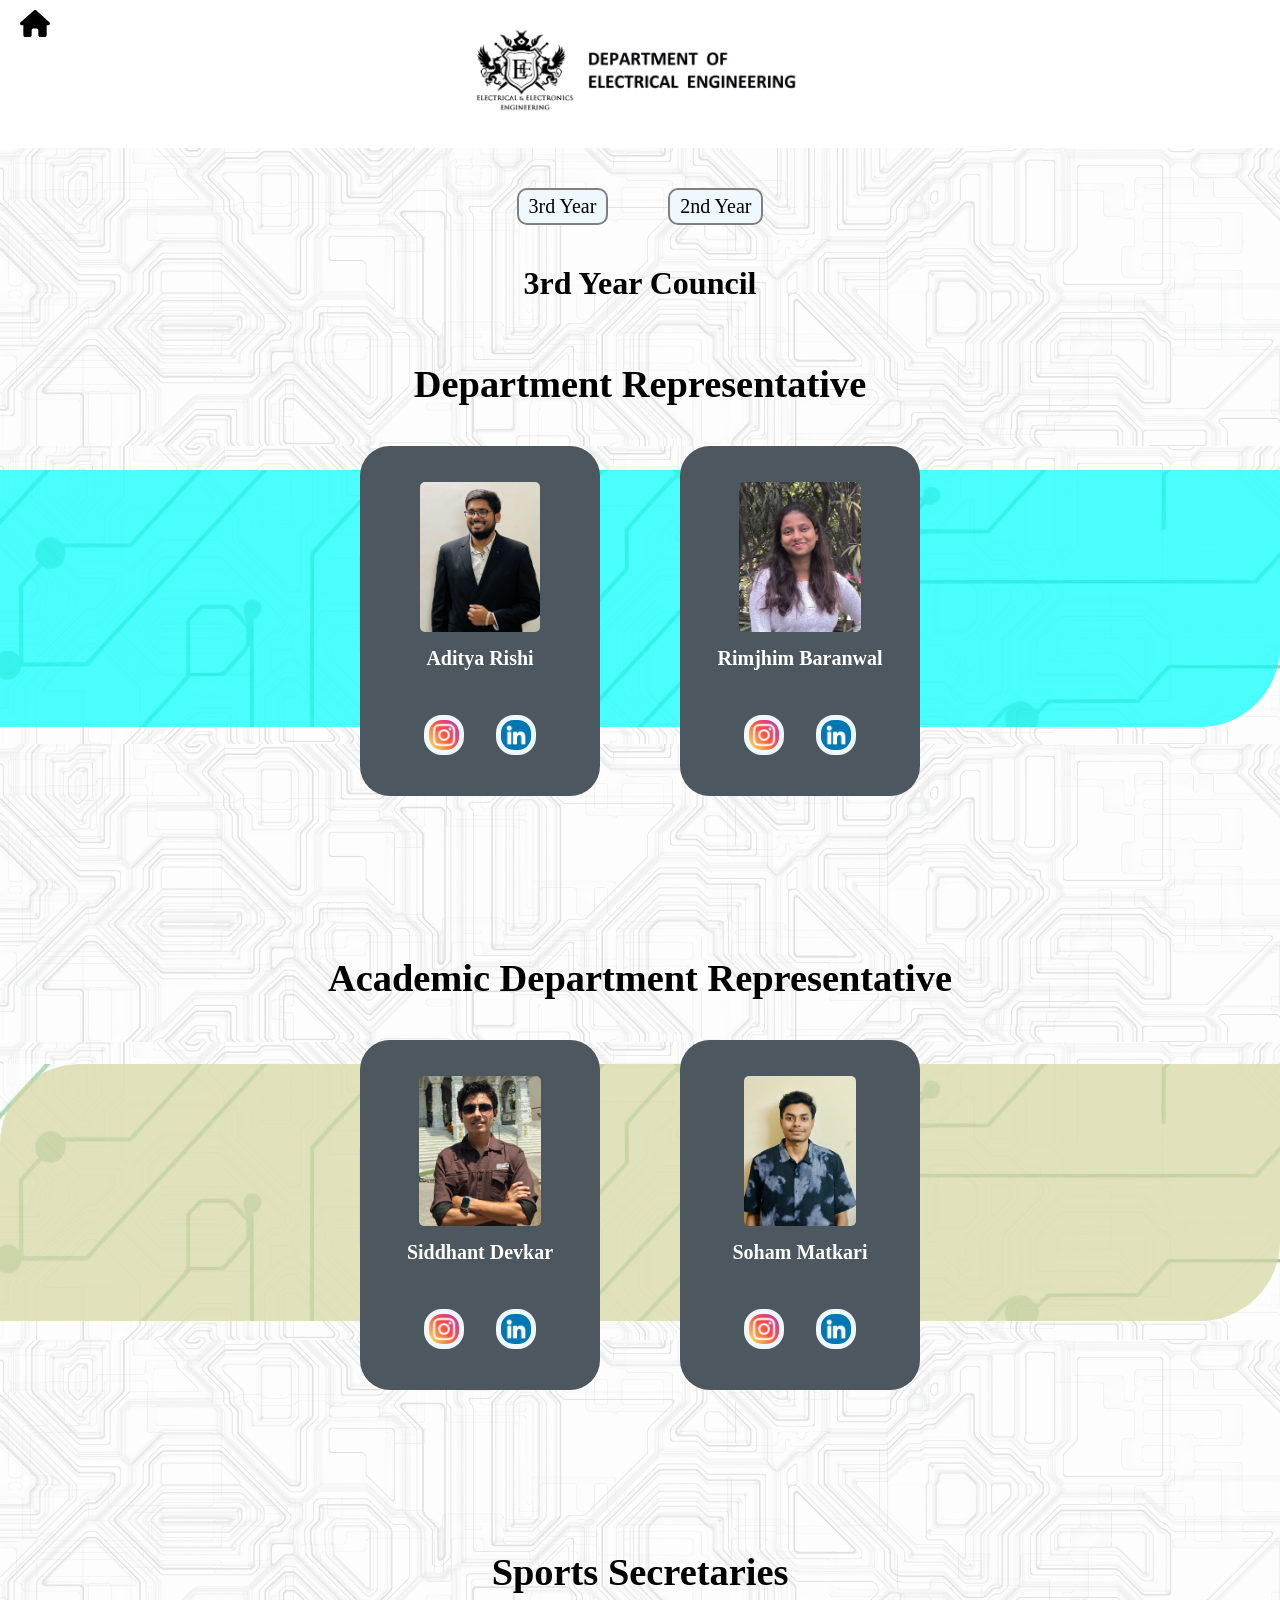
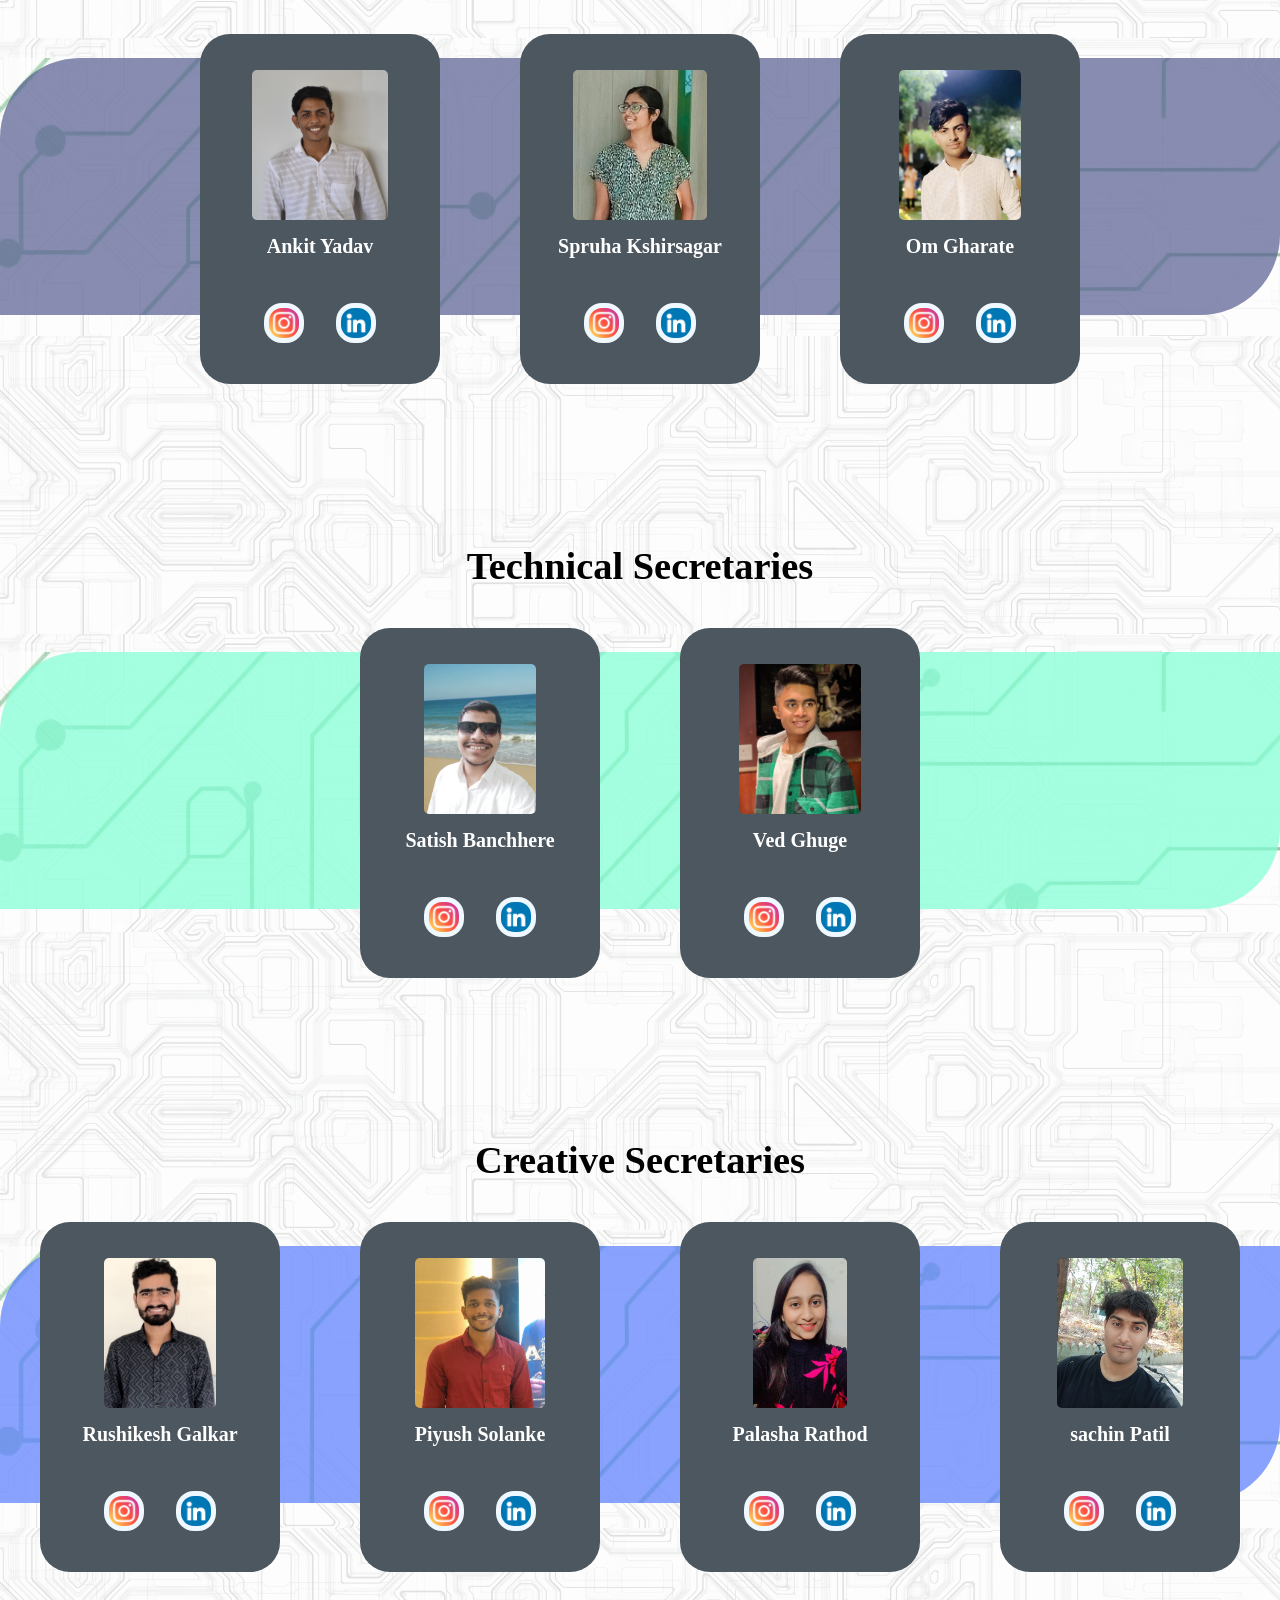
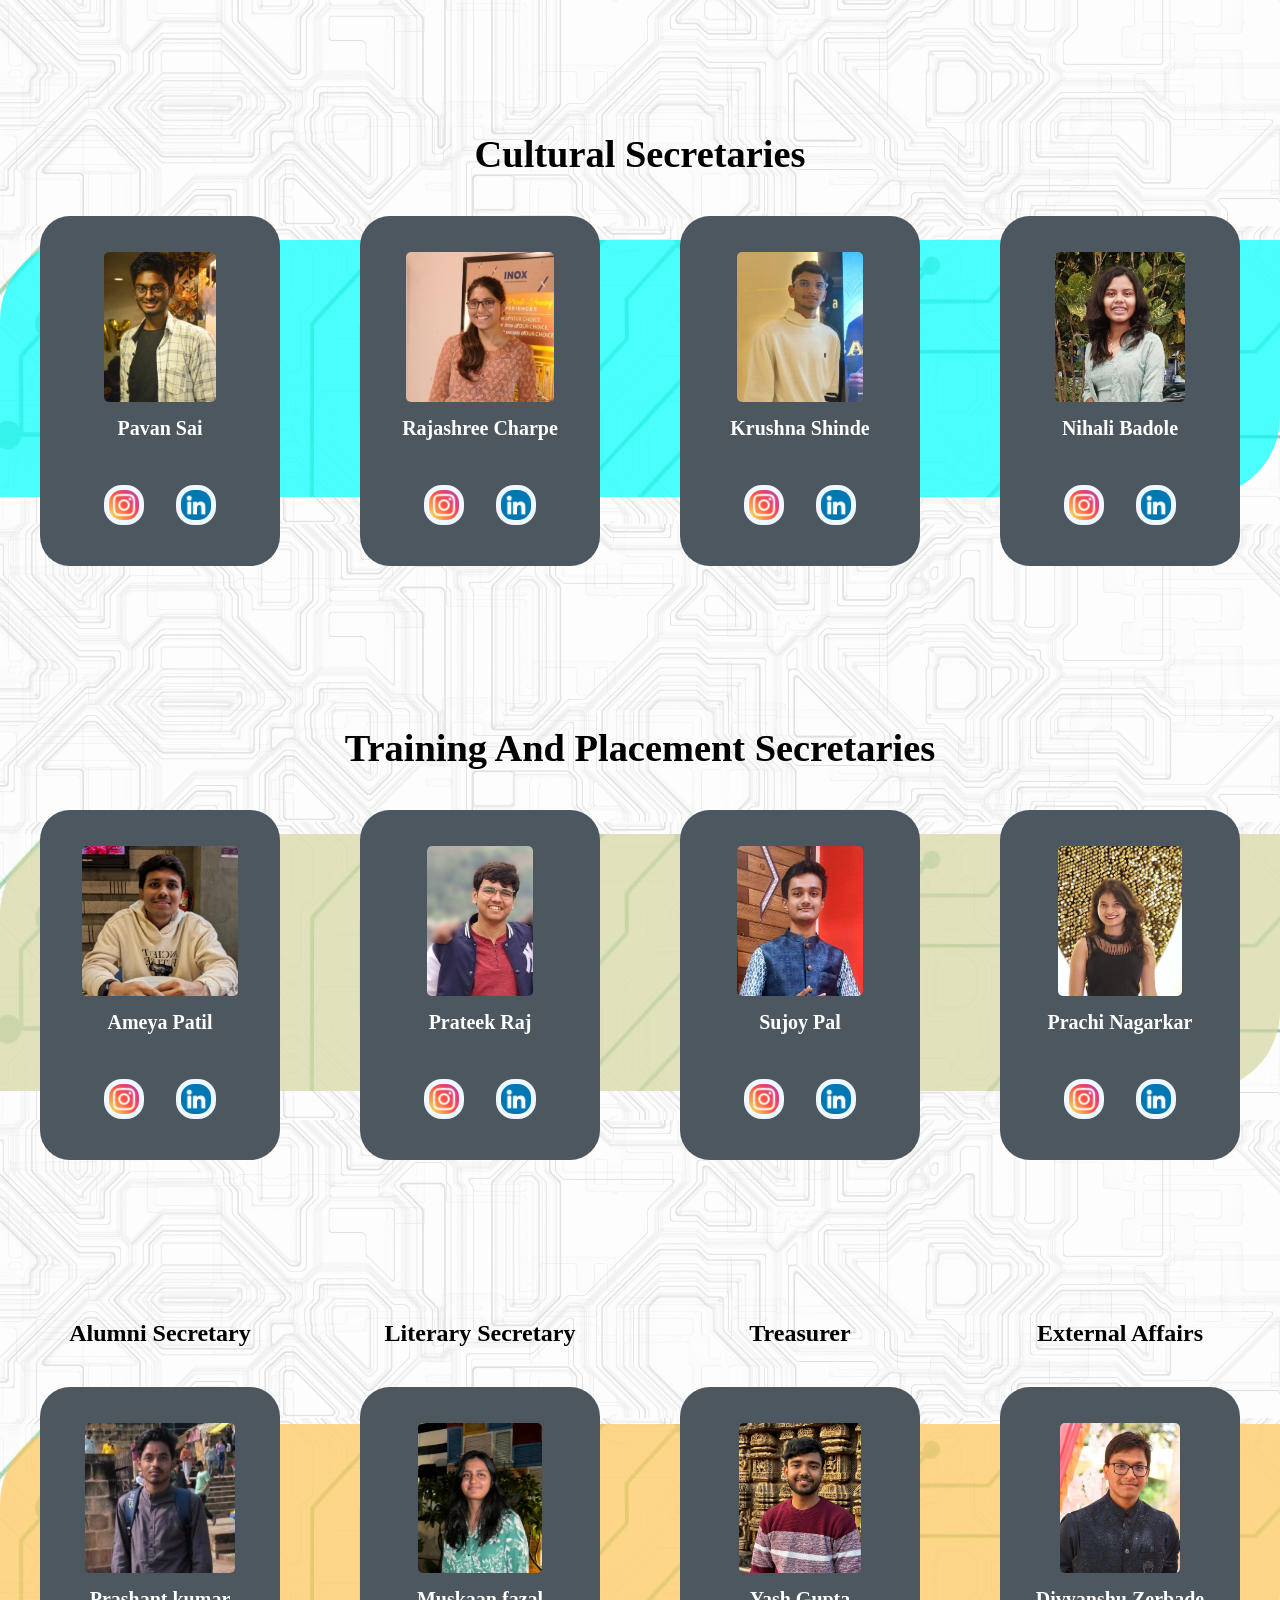
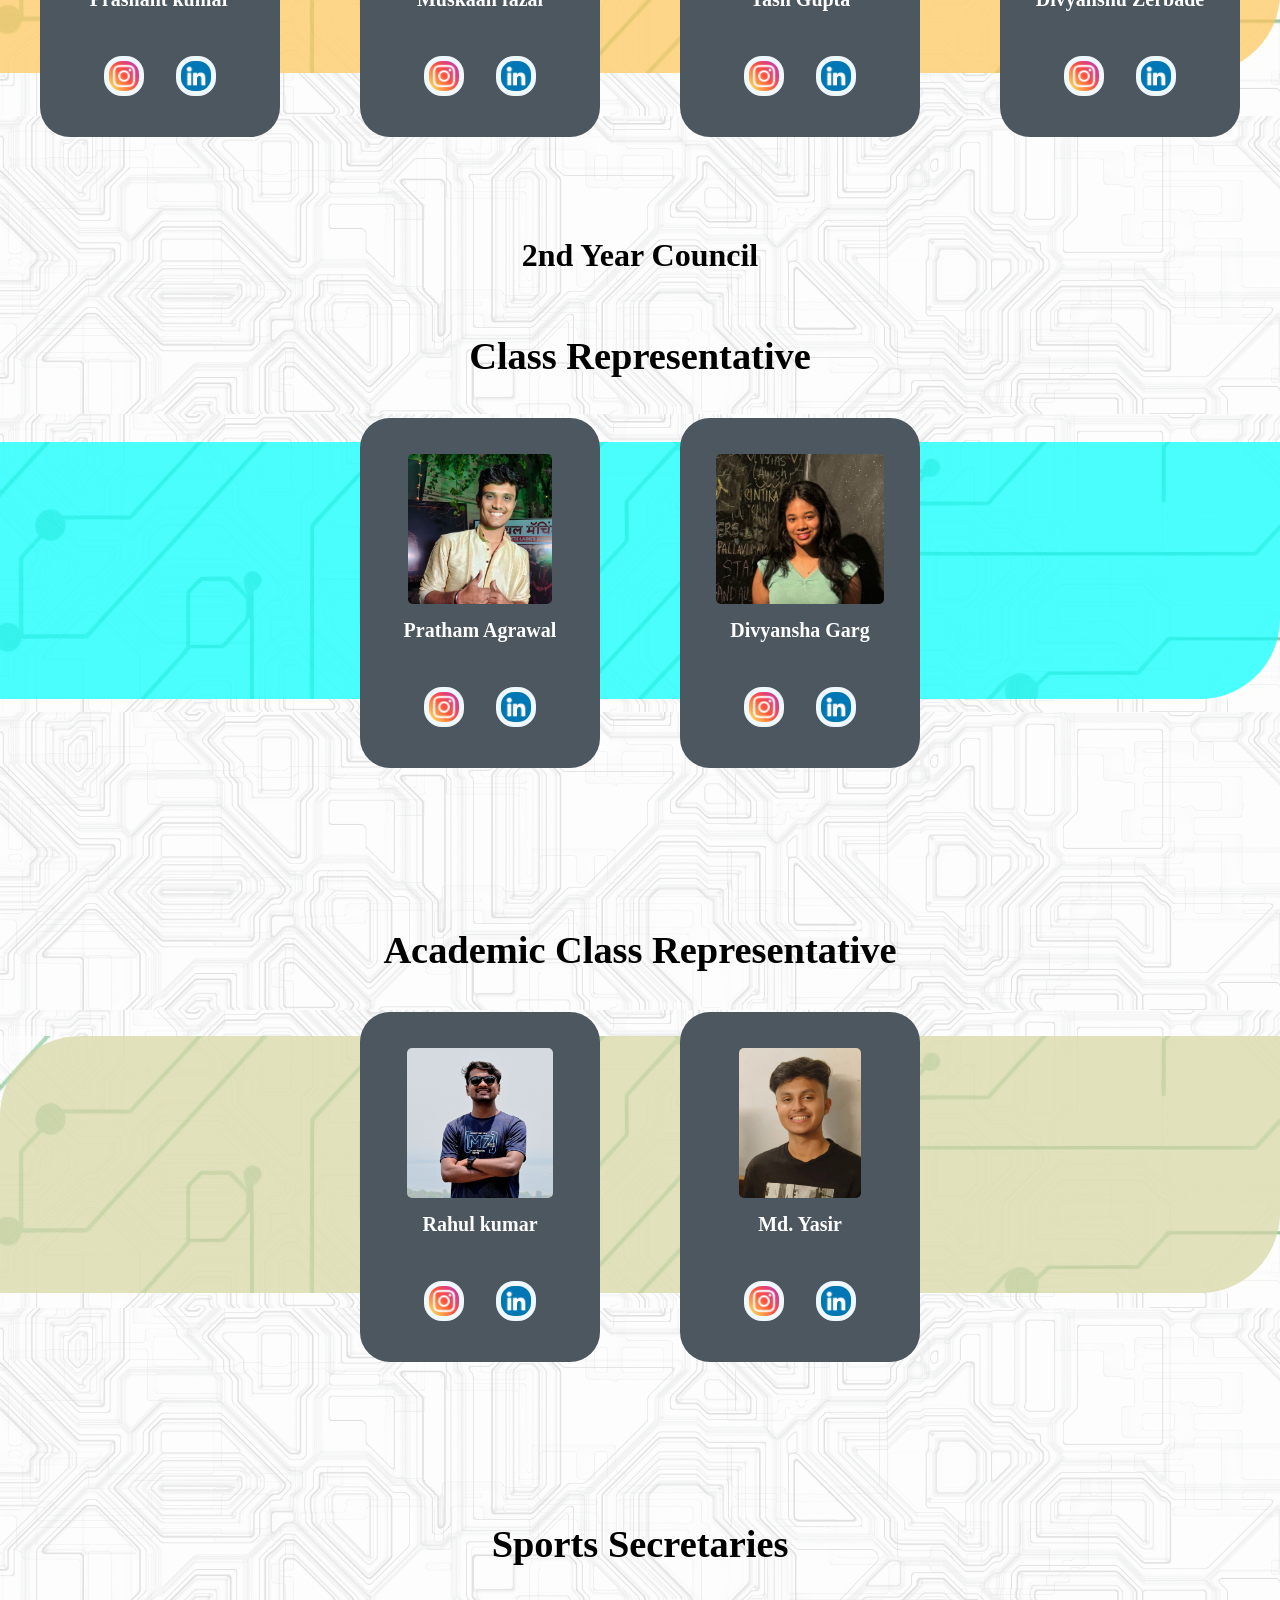
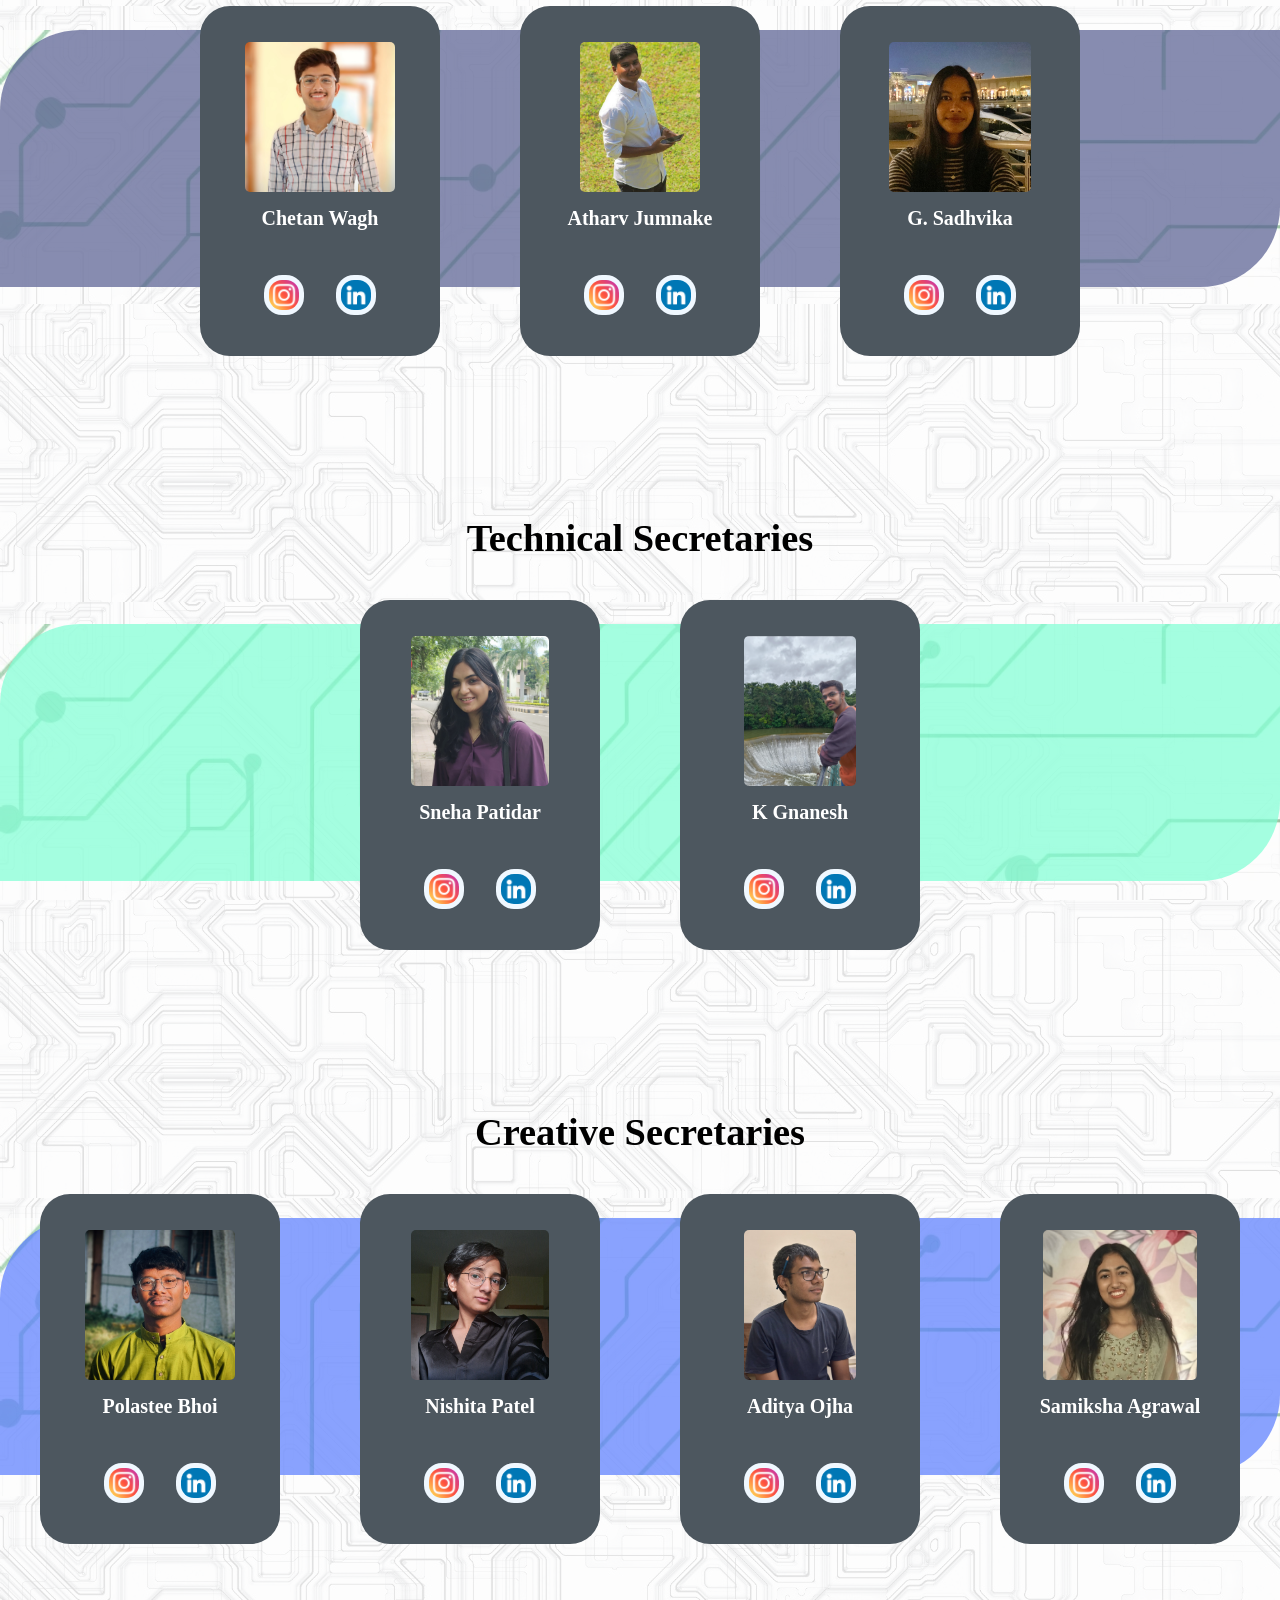
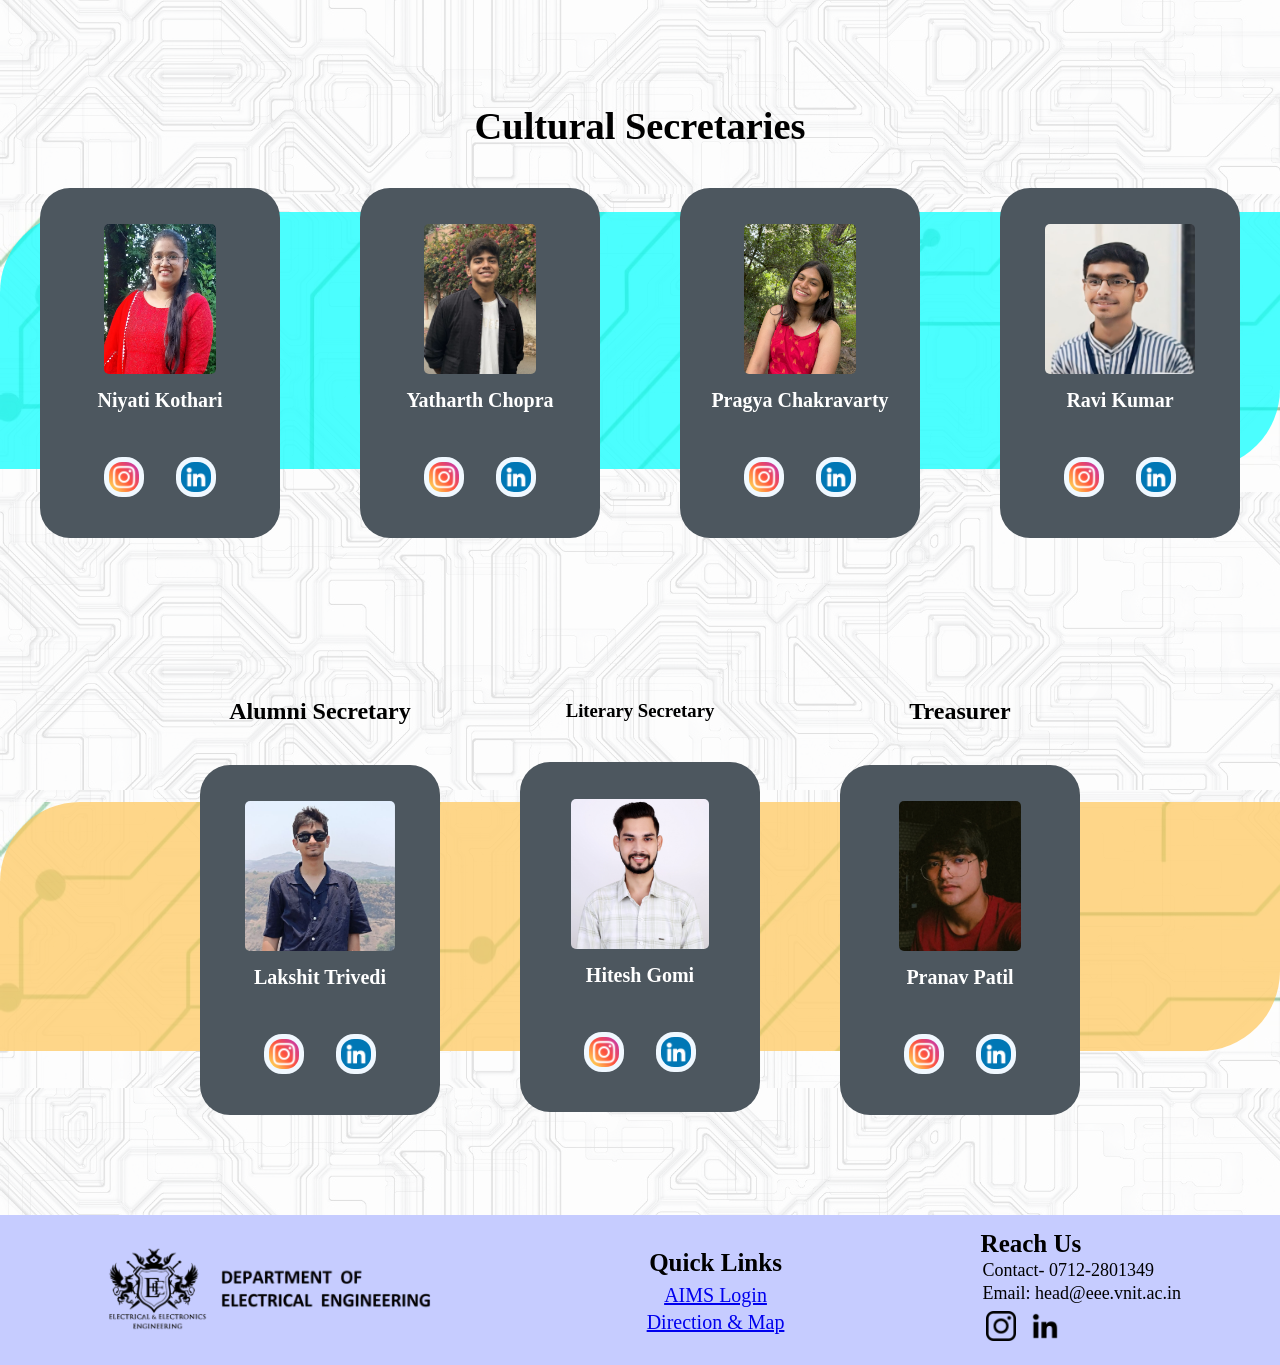
<file: dept/dept.html>
<!DOCTYPE html>
<html lang="en">
<head>
    <meta charset="UTF-8">
    <meta name="viewport" content="width=device-width, initial-scale=1.0">
    <title>Document</title>

    <link rel="stylesheet" href="./dept.css">
</head>
<body>
    
    <header class="header">
        <div class="header-left">
            <a href="../index.html">
                <img src="../DATA/Media/icons/house-solid.svg" alt="Home" class="home-icon">
            </a>
        </div>
        <div class="header-center">
            <img src="../DATA/Media/logo.png" alt="Department Logo" class="header-logo">
           
        </div>
    </header>

    <main>
        <!-- Navbar-->
        <!-- <nav class="navbar">
            This is navbar
        </nav> -->

        <!-- Main Content-->
        <div class="content">
            <div class="select-year">
                <a href="#third">3rd Year</a>
                <a href="#second">2nd Year</a>
            </div>

            <!--3rd Year Council-->
            <div id="third">
                <div class="third">
                    <h1>3rd Year Council</h1>
                </div>

                <div class="sub-menu" id="DR">
                    <h2>Department Representative</h2>
                        <div class="menu">
                        <div class="card">
                            <img src="./Council(3rd Year)/Aditya_Pandit_DR.jpg" alt="DR">
                            <h3>Aditya Rishi</h3>
                            <div class="social">
                                <a target="_blank" href="https://www.instagram.com/pandit_827?utm_source=ig_web_button_share_sheet&igsh=ZDNlZDc0MzIxNw=="><img src="/DATA/Mentor/instagram.png" alt="instagram"></a>
                                <a target="_blank" href="https://www.linkedin.com/in/aditya-rishi-6a9936234?utm_source=share&utm_campaign=share_via&utm_content=profile&utm_medium=android_%E0%A4%85%E0%A4%81%E0%A4%AA"><img src="/DATA/Mentor/linkedin.png" alt="linkedin"></a>
                            </div>
                        </div>
                        <div class="card">
                            <img src="./Council(3rd Year)/Rimjhim.jpg" alt="">
                            <h3>Rimjhim Baranwal</h3>
                            <div class="social">
                                <a target="_blank" href="https://www.instagram.com/rimjhim_baranwal_26?utm_source=ig_web_button_share_sheet&igsh=ZDNlZDc0MzIxNw=="><img src="/DATA/Mentor/instagram.png" alt="instagram"></a>
                                <a target="_blank" href="https://www.linkedin.com/in/rimjhim-baranwal-601287256?utm_source=share&utm_campaign=share_via&utm_content=profile&utm_medium=android_app"><img src="/DATA/Mentor/linkedin.png" alt="linkedin"></a>
                            </div>
                        </div>
                    </div>
                </div>

                <div class="sub-menu" id="ADR">
                    <h2>Academic Department Representative</h2>
                    <div class="menu">
                        <div class="card">
                            <img src="./Council(3rd Year)/Siddhant.jpg" alt="">
                            <h3>Siddhant Devkar</h3>
                            <div class="social">
                                <a target="_blank" href="https://www.instagram.com/s_i_d_d_h_a_n_t__7?utm_source=ig_web_button_share_sheet&igsh=ZDNlZDc0MzIxNw=="><img src="/DATA/Mentor/instagram.png" alt="instagram"></a>
                                <a target="_blank" href="https://www.linkedin.com/in/siddhant-devkar-150b3325b?utm_source=share&utm_campaign=share_via&utm_content=profile&utm_medium=android_app"><img src="/DATA/Mentor/linkedin.png" alt="linkedin"></a>
                            </div>
                        </div>
                        <div class="card">
                            <img src="./Council(3rd Year)/Soham.jpg" alt="">
                            <h3>Soham Matkari</h3>
                            <div class="social">
                                <a target="_blank" href="https://www.instagram.com/soham__matkari04?utm_source=ig_web_button_share_sheet&igsh=ZDNlZDc0MzIxNw=="><img src="/DATA/Mentor/instagram.png" alt="instagram"></a>
                                <a target="_blank" href="https://www.linkedin.com/in/soham-matkari-12b13b261"><img src="/DATA/Mentor/linkedin.png" alt="linkedin"></a>
                            </div>
                        </div>
                    </div>
                </div>

                <div class="sub-menu" id="sports">
                    <h2>Sports Secretaries</h2>
                    <div class="menu complex">
                        <div class="card">
                            <img src="./Council(3rd Year)/Ankit Yadav.jpg" alt="">
                            <h3>Ankit Yadav</h3>
                            <div class="social">
                                <a target="_blank" href="https://www.instagram.com/ankity_28?utm_source=ig_web_button_share_sheet&igsh=ZDNlZDc0MzIxNw=="><img src="/DATA/Mentor/instagram.png" alt="instagram"></a>
                                <a target="_blank" href="https://www.linkedin.com/in/ankit-yadav-1b0132258?utm_source=share&utm_campaign=share_via&utm_content=profile&utm_medium=android_app"><img src="/DATA/Mentor/linkedin.png" alt="linkedin"></a>
                            </div>
                        </div>
                        <div class="card">
                            <img src="./Council(3rd Year)/Spruha.jpg" alt="">
                            <h3>Spruha Kshirsagar</h3>
                            <div class="social">
                                <a target="_blank" href="https://www.instagram.com/spruha_15?utm_source=ig_web_button_share_sheet&igsh=ZDNlZDc0MzIxNw=="><img src="/DATA/Mentor/instagram.png" alt="instagram"></a>
                                <a target="_blank" href="https://www.linkedin.com/in/spruha-kshirsagar-b227a52a6/"><img src="/DATA/Mentor/linkedin.png" alt="linkedin"></a>
                            </div>
                        </div>
                        <div class="card">
                            <img src="./Council(3rd Year)/Om.jpg" alt="">
                            <h3>Om Gharate</h3>
                            <div class="social">
                                <a target="_blank" href="https://www.instagram.com/_om.09._?utm_source=ig_web_button_share_sheet&igsh=ZDNlZDc0MzIxNw=="><img src="/DATA/Mentor/instagram.png" alt="instagram"></a>
                                <a target="_blank" href="https://www.linkedin.com/in/om-gharate-bb723a287?utm_source=share&utm_campaign=share_via&utm_content=profile&utm_medium=ios_app"><img src="/DATA/Mentor/linkedin.png" alt="linkedin"></a>
                            </div>
                        </div>
                    </div>
                </div>

                <div class="sub-menu" id="tech">
                    <h2>Technical Secretaries</h2>
                    <div class="menu">
                        <div class="card">
                            <img src="./Council(3rd Year)/Satish.jpg" alt="">
                            <h3>Satish Banchhere</h3>
                            <div class="social">
                                <a target="_blank" href="https://www.instagram.com/satish_banchhere?utm_source=ig_web_button_share_sheet&igsh=ZDNlZDc0MzIxNw=="><img src="/DATA/Mentor/instagram.png" alt="instagram"></a>
                                <a target="_blank" href="https://www.linkedin.com/in/satish-banchhere-312202284/"><img src="/DATA/Mentor/linkedin.png" alt="linkedin"></a>
                            </div>
                        </div>
                        <div class="card">
                            <img src="./Council(3rd Year)/Ved.jpg" alt="">
                            <h3>Ved Ghuge</h3>
                            <div class="social">
                                <a target="_blank" href="https://www.instagram.com/ved.ghuge020?utm_source=ig_web_button_share_sheet&igsh=ZDNlZDc0MzIxNw=="><img src="/DATA/Mentor/instagram.png" alt="instagram"></a>
                                <a target="_blank" href="https://www.linkedin.com/in/ved-ghuge-07a649257?utm_source=share&utm_campaign=share_via&utm_content=profile&utm_medium=ios_app"><img src="/DATA/Mentor/linkedin.png" alt="linkedin"></a>
                            </div>
                        </div>
                    </div>
                </div>

                <div class="sub-menu" id="creative">
                    <h2>Creative Secretaries</h2>
                    <div class="menu complex">
                        <div class="card">
                            <img src="./Council(3rd Year)/Rushikesh.jpg" alt="">
                            <h3>Rushikesh Galkar</h3>
                            <div class="social">
                                <a target="_blank" href="https://www.instagram.com/rushikeshgalkar?utm_source=ig_web_button_share_sheet&igsh=ZDNlZDc0MzIxNw=="><img src="/DATA/Mentor/instagram.png" alt="instagram"></a>
                                <a target="_blank" href="https://www.linkedin.com/in/rushikesh-galkar-2a7b5b266"><img src="/DATA/Mentor/linkedin.png" alt="linkedin"></a>
                            </div>
                        </div>
                        <div class="card">
                            <img src="./Council(3rd Year)/Piyush.jpg" alt="">
                            <h3>Piyush Solanke</h3>
                            <div class="social">
                                <a target="_blank" href="https://www.instagram.com/piyushsolankeps?utm_source=ig_web_button_share_sheet&igsh=ZDNlZDc0MzIxNw=="><img src="/DATA/Mentor/instagram.png" alt="instagram"></a>
                                <a target="_blank" href="https://www.linkedin.com/in/piyush-solanke"><img src="/DATA/Mentor/linkedin.png" alt="linkedin"></a>
                            </div>
                        </div>
                        <div class="card">
                            <img src="./Council(3rd Year)/Palasha.jpg" alt="">
                            <h3>Palasha Rathod</h3>
                            <div class="social">
                                <a target="_blank" href="https://www.instagram.com/palasharath1134?utm_source=ig_web_button_share_sheet&igsh=ZDNlZDc0MzIxNw=="><img src="/DATA/Mentor/instagram.png" alt="instagram"></a>
                                <a target="_blank" href="https://www.linkedin.com/in/palasha-rathod-b4631a289"><img src="/DATA/Mentor/linkedin.png" alt="linkedin"></a>
                            </div>
                        </div>
                        <div class="card">
                            <img src="./Council(3rd Year)/Sachin.jpg" alt="">
                            <h3>sachin Patil</h3>
                            <div class="social">
                                <a target="_blank" href="https://www.instagram.com/sachinp7065?utm_source=ig_web_button_share_sheet&igsh=ZDNlZDc0MzIxNw=="><img src="/DATA/Mentor/instagram.png" alt="instagram"></a>
                                <a target="_blank" href="http://www.linkedin.com/in/sachin-patil-952b0526a"><img src="/DATA/Mentor/linkedin.png" alt="linkedin"></a>
                            </div>
                        </div>
                    </div>
                </div>

                <div class="sub-menu" id="cultural">
                    <h2>Cultural Secretaries</h2>
                    <div class="menu complex">
                        <div class="card">
                            <img src="./Council(3rd Year)/Pavan.jpg" alt="">
                            <h3>Pavan Sai</h3>
                            <div class="social">
                                <a target="_blank" href="https://www.instagram.com/pavan_sai_03?utm_source=ig_web_button_share_sheet&igsh=ZDNlZDc0MzIxNw=="><img src="/DATA/Mentor/instagram.png" alt="instagram"></a>
                                <a target="_blank" href="https://www.linkedin.com/in/pavan-sai-potluri-80a659288?utm_source=share&utm_campaign=share_via&utm_content=profile&utm_medium=android_app"><img src="/DATA/Mentor/linkedin.png" alt="linkdin"></a>
                            </div>
                        </div>
                        <div class="card">
                            <img src="./Council(3rd Year)/Rajashree.jpg" alt="">
                            <h3>Rajashree Charpe</h3>
                            <div class="social">
                                <a target="_blank" href="https://www.instagram.com/rajashreecharpe?utm_source=ig_web_button_share_sheet&igsh=ZDNlZDc0MzIxNw=="><img src="/DATA/Mentor/instagram.png" alt="instagram"></a>
                                <a target="_blank" href="https://www.linkedin.com/in/rajashree-charpe-a88976326/"><img src="/DATA/Mentor/linkedin.png" alt="linkedin"></a>
                            </div>
                        </div>
                        <div class="card">
                            <img src="./Council(3rd Year)/Krushna.jpg" alt="">
                            <h3>Krushna Shinde</h3>
                            <div class="social">
                                <a target="_blank" href="https://www.instagram.com/krushna_shinde.7?utm_source=ig_web_button_share_sheet&igsh=ZDNlZDc0MzIxNw=="><img src="/DATA/Mentor/instagram.png" alt="instagram"></a>
                                <a target="_blank" href=""><img src="/DATA/Mentor/linkedin.png" alt="linkedin"></a>
                            </div>
                        </div>
                        <div class="card">
                            <img src="./Council(3rd Year)/Nihali.jpg" alt="">
                            <h3>Nihali Badole</h3>
                            <div class="social">
                                <a target="_blank" href="https://www.instagram.com/_nihuu07?utm_source=ig_web_button_share_sheet&igsh=ZDNlZDc0MzIxNw=="><img src="/DATA/Mentor/instagram.png" alt="instagram"></a>
                                <a target="_blank" href="https://www.linkedin.com/in/nihali-badole-581664287"><img src="/DATA/Mentor/linkedin.png" alt="linkedin"></a>
                            </div>
                        </div>
                    </div>
                </div>

                <div class="sub-menu" id="tp">
                    <h2>Training And Placement Secretaries</h2>
                    <div class="menu complex">
                        <div class="card">
                            <img src="./Council(3rd Year)/Ameya.jpg" alt="">
                            <h3>Ameya Patil</h3>
                            <div class="social">
                                <a target="_blank" href="https://www.instagram.com/ameya._.patil?utm_source=ig_web_button_share_sheet&igsh=ZDNlZDc0MzIxNw=="><img src="/DATA/Mentor/instagram.png" alt="instagram"></a>
                                <a target="_blank" href="https://www.linkedin.com/in/ameya-patil-b3716a1b1/"><img src="/DATA/Mentor/linkedin.png" alt="linkedin"></a>
                            </div>
                        </div>
                        <div class="card">
                            <img src="./Council(3rd Year)/Prateek.jpg" alt="">
                            <h3>Prateek Raj</h3>
                            <div class="social">
                                <a target="_blank" href="https://www.instagram.com/prateek.raj123?utm_source=ig_web_button_share_sheet&igsh=ZDNlZDc0MzIxNw=="><img src="/DATA/Mentor/instagram.png" alt="instagram"></a>
                                <a target="_blank" href="https://www.linkedin.com/in/the-prateek-raj/"><img src="/DATA/Mentor/linkedin.png" alt="linkedin"></a>
                            </div>
                        </div>
                        <div class="card">
                            <img src="./Council(3rd Year)/Sujoy.jpg" alt="">
                            <h3>Sujoy Pal</h3>
                            <div class="social">
                                <a target="_blank" href="https://www.instagram.com/sujjjoy?utm_source=ig_web_button_share_sheet&igsh=ZDNlZDc0MzIxNw=="><img src="/DATA/Mentor/instagram.png" alt="instagram"></a>
                                <a target="_blank" href="https://www.linkedin.com/in/sujoy-pal-b6b472234?lipi=urn%3Ali%3Apage%3Ad_flagship3_profile_view_base_contact_details%3B1zoQMyr3R%2B64T0%2BO2xpoNQ%3D%3D"><img src="/DATA/Mentor/linkedin.png" alt="linkedin"></a>
                            </div>
                        </div>
                        <div class="card">
                            <img src="./Council(3rd Year)/Prachi.jpg" alt="">
                            <h3>Prachi Nagarkar </h3>
                            <div class="social">
                                <a target="_blank" href="https://www.instagram.com/prachi_nagarkar_/?utm_source=ig_web_button_share_sheet"><img src="/DATA/Mentor/instagram.png" alt="instagram"></a>
                                <a target="_blank" href="https://www.linkedin.com/in/prachi-nagarkar-541016250"><img src="/DATA/Mentor/linkedin.png" alt="linkdin"></a>
                            </div>
                        </div>
                </div>
                </div>

                <div class="submenu " id="other">
                    <div class="others">
                        <h2>Alumni Secretary</h2>
                        <div class="card">
                            <img src="./Council(3rd Year)/Prashant kumar alumni secretary_.jpg" alt="">
                            <h3>Prashant kumar</h3>
                            <div class="social">
                                <a target="_blank" href="https://www.instagram.com/0_.prashant._0/?utm_source=ig_web_button_share_sheet"><img src="/DATA/Mentor/instagram.png" alt="instagram"></a>
                                <a target="_blank" href="https://www.linkedin.com/in/prashant-kumar-4b3a81272/"><img src="/DATA/Mentor/linkedin.png" alt="linkedin"></a>
                            </div>
                        </div>
                    </div>
                    <div class="others">
                        <h2>Literary Secretary</h2>
                        <div class="card">
                            <img src="./Council(3rd Year)/Muskan.jpg" alt="">
                            <h3>Muskaan fazal</h3>
                            <div class="social">
                                <a target="_blank" href="https://www.instagram.com/msk_.5i?utm_source=ig_web_button_share_sheet&igsh=ZDNlZDc0MzIxNw=="><img src="/DATA/Mentor/instagram.png" alt="instagram"></a>
                                <a target="_blank" href="#"><img src="/DATA/Mentor/linkedin.png" alt="linkedin"></a>
                            </div>
                        </div>
                    </div>
                    <div class="others">
                        <h2>Treasurer</h2>
                        <div class="card">
                            <img src="./Council(3rd Year)/Yash.jpg" alt="">
                            <h3>Yash Gupta</h3>
                            <div class="social">
                                <a target="_blank" href="https://www.instagram.com/yashhh_g_03?utm_source=ig_web_button_share_sheet&igsh=ZDNlZDc0MzIxNw=="><img src="/DATA/Mentor/instagram.png" alt="instagram"></a>
                                <a target="_blank" href="https://www.linkedin.com/in/yash-gupta-429075255"><img src="/DATA/Mentor/linkedin.png" alt="linkedin"></a>
                            </div>
                        </div>
                    </div>
                    <div class="others">
                        <h2>External Affairs</h2>
                        <div class="card">
                            <img src="./Council(3rd Year)/Divyanshu.jpg" alt="">
                            <h3>Divyanshu Zerbade</h3>
                            <div class="social">
                                <a target="_blank"  href="https://www.instagram.com/zerbadedivyanshu?utm_source=ig_web_button_share_sheet&igsh=ZDNlZDc0MzIxNw=="><img src="/DATA/Mentor/instagram.png" alt=""></a>
                                <a target="_blank"  href="https://www.linkedin.com/in/divyanshu-zerbade-b9a985268?utm_source=share&utm_campaign=share_via&utm_content=profile&utm_medium=android_app"><img src="/DATA/Mentor/linkedin.png" alt="linkedin"></a>
                            </div>
                        </div>
                    </div>
                </div>
            </div>

            <!--2nd Year Council-->
            <div id="second">
            <div class="second">
                <h1>2nd Year Council</h1>
            </div>

            <div class="sub-menu" id="CR">
                <h2>Class Representative</h2>
                <div class="menu">
                    <div class="card">
                        <img src="./Council(2nd Year)/Pratham.jpg" alt="">
                        <h3>Pratham Agrawal</h3>
                        <div class="social">
                            <a href="https://www.instagram.com/_pratham_1105?utm_source=ig_web_button_share_sheet&igsh=ZDNlZDc0MzIxNw=="><img src="/DATA/Mentor/instagram.png" alt="instagram"></a>
                            <a href="#"><img src="/DATA/Mentor/linkedin.png" alt=""></a>
                        </div>
                    </div>
                    <div class="card">
                        <img src="./Council(2nd Year)/Divyansha.jpg" alt="">
                        <h3>Divyansha Garg</h3>
                        <div class="social">
                            <a href="https://www.instagram.com/divyanshaa_g?utm_source=ig_web_button_share_sheet&igsh=ZDNlZDc0MzIxNw=="><img src="/DATA/Mentor/instagram.png" alt="instagram"></a>
                            <a href="#"><img src="/DATA/Mentor/linkedin.png" alt=""></a>
                        </div>
                    </div>
                </div>
            </div>

            <div class="sub-menu" id="ACR">
                <h2>Academic Class Representative</h2>
                <div class="menu">
                    <div class="card">
                        <img src="./Council(2nd Year)/rahul.png" alt="">
                        <h3>Rahul kumar</h3>
                        <div class="social">
                            <a href=""><img src="/DATA/Mentor/instagram.png" alt="instagram"></a>
                            <a href="#"><img src="/DATA/Mentor/linkedin.png" alt=""></a>
                        </div>
                    </div>
                    <div class="card">
                        <img src="./Council(2nd Year)/Yasir.jpg" alt="">
                        <h3>Md. Yasir</h3>
                        <div class="social">
                            <a href="https://www.instagram.com/yasir__.26?utm_source=ig_web_button_share_sheet&igsh=ZDNlZDc0MzIxNw=="><img src="/DATA/Mentor/instagram.png" alt="instagram"></a>
                            <a href="#"><img src="/DATA/Mentor/linkedin.png" alt=""></a>
                        </div>
                    </div>
                </div>
            </div>

            <div class="sub-menu" id="sports">
                <h2>Sports Secretaries</h2>
                <div class="menu complex">
                    <div class="card">
                        <img src="./Council(2nd Year)/Chetan Wagh.jpg" alt="">
                        <h3>Chetan Wagh</h3>
                        <div class="social">
                            <a href="https://www.instagram.com/chetan_wagh08?utm_source=ig_web_button_share_sheet&igsh=ZDNlZDc0MzIxNw=="><img src="/DATA/Mentor/instagram.png" alt="instagram"></a>
                            <a href="#"><img src="/DATA/Mentor/linkedin.png" alt=""></a>
                        </div>
                    </div>
                    <div class="card">
                        <img src="./Council(2nd Year)/Atharv.jpg" alt="">
                        <h3>Atharv Jumnake</h3>
                        <div class="social">
                            <a href="https://www.instagram.com/atharvjumnake?utm_source=ig_web_button_share_sheet&igsh=ZDNlZDc0MzIxNw=="><img src="/DATA/Mentor/instagram.png" alt="instagram"></a>
                            <a href="#"><img src="/DATA/Mentor/linkedin.png" alt=""></a>
                        </div>
                    </div>
                    <div class="card">
                        <img src="./Council(2nd Year)/sadvika.png" alt="">
                        <h3>G. Sadhvika</h3>
                        <div class="social">
                            <a href="https://www.instagram.com/_sadhvika._?utm_source=ig_web_button_share_sheet&igsh=ZDNlZDc0MzIxNw=="><img src="/DATA/Mentor/instagram.png" alt="instagram"></a>
                            <a href="#"><img src="/DATA/Mentor/linkedin.png" alt=""></a>
                        </div>
                    </div>

                </div>
            </div>

            <div class="sub-menu" id="tech">
                <h2>Technical Secretaries</h2>
                <div class="menu">
                    <div class="card">
                        <img src="./Council(2nd Year)/sneha.jpg" alt="">
                        <h3>Sneha Patidar</h3>
                        <div class="social">
                            <a href="https://www.instagram.com/sneha_s0033?utm_source=ig_web_button_share_sheet&igsh=ZDNlZDc0MzIxNw=="><img src="/DATA/Mentor/instagram.png" alt="instagram"></a>
                            <a href="#"><img src="/DATA/Mentor/linkedin.png" alt=""></a>
                        </div>
                    </div>
                    <div class="card">
                        <img src="./Council(2nd Year)/Gnanesh.png" alt="">
                        <h3>K Gnanesh</h3>
                        <div class="social">
                            <a href="https://www.instagram.com/gnanesh2310?utm_source=ig_web_button_share_sheet&igsh=ZDNlZDc0MzIxNw=="><img src="/DATA/Mentor/instagram.png" alt="instagram"></a>
                            <a href="#"><img src="/DATA/Mentor/linkedin.png" alt=""></a>
                        </div>
                    </div>
                </div>
            </div>

            <div class="sub-menu" id="creative">
                <h2>Creative Secretaries</h2>
                <div class="menu complex">
                    <div class="card">
                        <img src="./Council(2nd Year)/Polastee.jpg" alt="">
                        <h3>Polastee Bhoi</h3>
                        <div class="social">
                            <a href="https://www.instagram.com/pola_bhoi?utm_source=ig_web_button_share_sheet&igsh=ZDNlZDc0MzIxNw=="><img src="/DATA/Mentor/instagram.png" alt="instagram"></a>
                            <a href="#"><img src="/DATA/Mentor/linkedin.png" alt=""></a>
                        </div>
                    </div>
                    <div class="card">
                        <img src="./Council(2nd Year)/Nishita Patel.jpg" alt="">
                        <h3>Nishita Patel</h3>
                        <div class="social">
                            <a href="https://www.instagram.com/nishita_patel.23?utm_source=ig_web_button_share_sheet&igsh=ZDNlZDc0MzIxNw=="><img src="/DATA/Mentor/instagram.png" alt="instagram"></a>
                            <a href="#"><img src="/DATA/Mentor/linkedin.png" alt=""></a>
                        </div>
                    </div>
                    <div class="card">
                        <img src="./Council(2nd Year)/Adi.jpg" alt="">
                        <h3>Aditya Ojha</h3>
                        <div class="social">
                            <a href="https://www.instagram.com/thefablesartist?utm_source=ig_web_button_share_sheet&igsh=ZDNlZDc0MzIxNw=="><img src="/DATA/Mentor/instagram.png" alt="instagram"></a>
                            <a href="#"><img src="/DATA/Mentor/linkedin.png" alt=""></a>
                        </div>
                    </div>
                    <div class="card">
                        <img src="./Council(2nd Year)/Samiksha.jpg" alt="">
                        <h3>Samiksha Agrawal</h3>
                        <div class="social">
                            <a href="https://www.instagram.com/beingchromatic?utm_source=ig_web_button_share_sheet&igsh=ZDNlZDc0MzIxNw=="><img src="/DATA/Mentor/instagram.png" alt="instagram"></a>
                            <a href="#"><img src="/DATA/Mentor/linkedin.png" alt=""></a>
                        </div>
                    </div>
                </div>
            </div>

            <div class="sub-menu" id="cultural">
                <h2>Cultural Secretaries</h2>
                <div class="menu complex">
                    <div class="card">
                        <img src="./Council(2nd Year)/Niyati.jpg" alt="">
                        <h3>Niyati Kothari</h3>
                        <div class="social">
                            <a href="https://www.instagram.com/niya__kothari?utm_source=ig_web_button_share_sheet&igsh=ZDNlZDc0MzIxNw=="><img src="/DATA/Mentor/instagram.png" alt="instagram"></a>
                            <a href="#"><img src="/DATA/Mentor/linkedin.png" alt=""></a>
                        </div>
                    </div>
                    <div class="card">
                        <img src="./Council(2nd Year)/chopra.jpg" alt="">
                        <h3>Yatharth Chopra</h3>
                        <div class="social">
                            <a href="https://www.instagram.com/yatharth0905?utm_source=ig_web_button_share_sheet&igsh=ZDNlZDc0MzIxNw=="><img src="/DATA/Mentor/instagram.png" alt="instagram"></a>
                            <a href="#"><img src="/DATA/Mentor/linkedin.png" alt=""></a>
                        </div>
                    </div>
                    <div class="card">
                        <img src="./Council(2nd Year)/pragya.jpg" alt="">
                        <h3>Pragya Chakravarty</h3>
                        <div class="social">
                            <a href="https://www.instagram.com/pragyac_09?utm_source=ig_web_button_share_sheet&igsh=ZDNlZDc0MzIxNw=="><img src="/DATA/Mentor/instagram.png" alt="instagram"></a>
                            <a href="#"><img src="/DATA/Mentor/linkedin.png" alt=""></a>
                        </div>
                    </div>
                    <div class="card">
                        <img src="./Council(2nd Year)/Ravi Kumar.jpg" alt="">
                        <h3>Ravi Kumar</h3>
                        <div class="social">
                            <a href="#"><img src="/DATA/Mentor/instagram.png" alt=""></a>
                            <a href="#"><img src="/DATA/Mentor/linkedin.png" alt=""></a>
                        </div>
                    </div>
                </div>
            </div>

           

            <div class="submenu " id="other">
                <div class="others">
                    <h2>Alumni Secretary</h2>
                    <div class="card">
                        <img src="./Council(2nd Year)/Lakshit.jpg" alt="">
                        <h3>Lakshit Trivedi</h3>
                        <div class="social">
                            <a href="https://www.instagram.com/lakshit_trivedi?utm_source=ig_web_button_share_sheet&igsh=ZDNlZDc0MzIxNw=="><img src="/DATA/Mentor/instagram.png" alt="instagram"></a>
                            <a href="#"><img src="/DATA/Mentor/linkedin.png" alt=""></a>
                        </div>
                    </div>
                </div>
                <div class="others">
                    <h3>Literary Secretary</h3>
                    <div class="card">
                        <img src="./Council(2nd Year)/HITESH GOMI.JPG" alt="">
                        <h3>Hitesh Gomi</h3>
                        <div class="social">
                            <a href="https://www.instagram.com/hiteshgomi?utm_source=ig_web_button_share_sheet&igsh=ZDNlZDc0MzIxNw=="><img src="/DATA/Mentor/instagram.png" alt="instagram"></a>
                            <a href="#"><img src="/DATA/Mentor/linkedin.png" alt=""></a>
                        </div>
                    </div>
                </div>
                <div class="others">
                    <h2>Treasurer</h2>
                    <div class="card">
                        <img src="./Council(2nd Year)/Pranav.jpg" alt="">
                        <h3>Pranav Patil</h3>
                        <div class="social">
                            <a href="https://www.instagram.com/younguitariste_?utm_source=ig_web_button_share_sheet&igsh=ZDNlZDc0MzIxNw=="><img src="/DATA/Mentor/instagram.png" alt="instagram"></a>
                            <a href="#"><img src="/DATA/Mentor/linkedin.png" alt=""></a>
                        </div>
                    </div>
                </div>
            </div>
        </div>
    </main>
    <footer>
        <div>
            <img src="/DATA/footer/logo.png" alt="">
        </div>

        <div class="links">
            <h3>Quick Links</h3>
            <a target="_blank" href="https://aims.vnit.ac.in/exam">AIMS Login</a>
            <a target="_blank" href="./PAGES/maps.html">Direction & Map</a>
        </div>

        <div class="contact">
            <h3>Reach Us</h3>
            <p>Contact- 0712-2801349</p>
            <p>Email: head@eee.vnit.ac.in</p>
            <div class="social">
                <a target="_blank" href="https://www.instagram.com/vnit_trical?igsh=OWZxOTJndDZnd3Fi"><img src="/DATA/footer/instagram-bw.png" alt=""></a>
                <a target="_blank" href="https://www.linkedin.com/school/visvesvaraya-national-institute-of-technology/"><img src="/DATA/footer/linkedin-bw.png" alt=""></a>
            </div>
        </div>
    </footer>
</body>
</html>
</file>
<file: dept/dept.css>
*{
    cursor: url('/DATA/Media/icons/bolt-solid.svg') 0 0, auto;
    padding: 0;
    margin: 0;
box-sizing: border-box;
}

html{
    scroll-behavior: smooth;
}

.header {
    display: flex;
    justify-content: space-between;
    align-items: center;
    padding: 10px 20px;
    background-color: #ffffff; 
    width: 100%;
    height: 100px; 
  }
  .body{
    margin-top: 100px;
  }
  
  
  .header-left {
    position: absolute;
    left: 20px; 
  }
  
  .home-icon {
    width: 30px; 
  }
  
  
  .header-center {
    margin: 0 auto;
    text-align: center;
  }
  
  .header-logo {
    width: 350px; 
    margin-bottom: 5px;
  }
  
  .header-center h1 {
    margin: 0;
    font-size: 1.5em;
    color: #000; 
  }
  
  
    .header {
        flex-direction: column;
        height: auto;
    }
    .header-left {

        margin-bottom: 10px;
    }
    .header-center h1 {
        font-size: 1.2em;
    }
  

nav{
    width: 100%;
    height: 40px;
    background-color: blue;
}

#third{
    width: 100%;
    display: flex;
    flex-direction: column;
    justify-content: center;
    align-items: center;
}

#second{
    width: 100%;
    display: flex;
    flex-direction: column;
    justify-content: center;
    align-items: center;
}
.content{
    position: relative;
    display: flex;
    flex-direction: column;
    justify-content: center;
    align-items: center;
}


.content::before{
    content: '';
    background-image: url(/DATA/Mentor/background-2.jpg);
    position: absolute;
    width: 100%;
    height: 100%;
    z-index: -10;
    filter: grayscale(0.9);
    opacity: 0.12;
}

.content .select-year{
    display: flex;
    align-items: center;
    margin: 10px;
}

.content .select-year a{
    margin: 30px;
    padding: 5px 10px;
    border-radius: 10px;
    text-decoration: none;
    background-color: aliceblue;
    border:2px solid gray;
    font-size: 20px;
    color: #000;
}

.content .select-year a:hover{
    transform: scale(1.1);
    transition: transform 0.2s ease-in;
}




.sub-menu{
    position: relative;
    width: 100%;
    display: flex;
    flex-direction: column;
    align-items: center;
    justify-content: center;
    margin: 40px 0;
    padding: 20px;
}

.menu{
    display: flex;
    align-items: center;
    justify-content: center;
}

.card{
    height: 350px;
    width: 240px;
    margin: 2em 0;
    background-color: rgb(77, 87, 95);
    display: flex;
    flex-direction: column;
    justify-content: center;
    align-items: center;
    border-radius: 30px;
    margin: 40px;
}

.card img{
    height: 150px;
    border-radius: 5px;
    margin: 15px 0;
}

.card h3{
    font-size: 20px;
    margin-bottom: 30px;
    color: white;
}

.card .social a{
    text-decoration: none;

    padding: 4px;
    margin: 0 10px;
}

.card .social a img{
    height: 40px;
    background-color: aliceblue;
    padding: 5px;
    border-radius: 18px;
}

.content #other{
    display: flex;
    justify-content: center;
    align-items: center;
}

.others{
    display: flex;
    flex-direction: column;
    justify-content: center;
    align-items: center;
}
.sub-menu h2{
    font-size: 3vw;
}

.sub-menu::before{
    content: '';
    position: absolute;
    width: 100%;
    height: 50%;
    background-image: url(/DATA/Mentor/background-1.jpg);
    z-index: -1;
    opacity: 0.6;
}

.submenu{
    position: relative;
    width: 100%;
    display: flex;
    flex-direction: row;
    align-items: center;
    justify-content: center;
    margin: 40px 0;
    padding: 20px;

}
.submenu::before{
    content: '';
    position: absolute;
    width: 100%;
    height: 50%;
    background-image: url(/DATA/Mentor/background-1.jpg);
    z-index: -1;
    opacity: 0.6;
}

#DR::after{
    content: '';
    position: absolute;
    width: 100%;
    height: 50%;
    background-color: aqua;
    z-index: -1;
    opacity: 0.7;
    border-radius: 0 0 80px 0;
}

#CR::after{
    content: '';
    position: absolute;
    width: 100%;
    height: 50%;
    background-color: aqua;
    z-index: -1;
    opacity: 0.7;
    border-radius: 0 0 80px 0;
}
#ADR::after{
    content: '';
    position: absolute;
    width: 100%;
    height: 50%;
    background-color: #d6d6a2;
    z-index: -1;
    opacity: 0.7;
    border-radius: 80px 0 80px 0;
}
#ACR::after{
    content: '';
    position: absolute;
    width: 100%;
    height: 50%;
    background-color: #d6d6a2;
    z-index: -1;
    opacity: 0.7;
    border-radius: 80px 0 80px 0;
}
#sports::after{
    content: '';
    position: absolute;
    width: 100%;
    height: 50%;
    background-color: #565d91;
    z-index: -1;
    opacity: 0.7;
    border-radius: 80px 0 80px 0;
}
#tech::after{
    content: '';
    position: absolute;
    width: 100%;
    height: 50%;
    background-color: aquamarine;
    z-index: -1;
    opacity: 0.7;
    border-radius: 80px 0 80px 0;
}

#creative::after{
    content: '';
    position: absolute;
    width: 100%;
    height: 50%;
    background-color: #597Dff;
    z-index: -1;
    opacity: 0.7;
    border-radius: 80px 0 80px 0;
}

#cultural::after{
    content: '';
    position: absolute;
    width: 100%;
    height: 50%;
    background-color: aqua;
    z-index: -1;
    opacity: 0.7;
    border-radius: 80px 0 80px 0;
}

#tp::after{
    content: '';
    position: absolute;
    width: 100%;
    height: 50%;
    background-color: #d6d6a2;
    z-index: -1;
    opacity: 0.7;
    border-radius: 80px 0 80px 0;
}
#other::after{
    content: '';
    position: absolute;
    width: 100%;
    height: 50%;
    background-color: #Ffc659;
    z-index: -1;
    opacity: 0.7;
    border-radius: 80px 0 80px 0;
}

@media only screen and (max-width:1200px) {
    
    .content .sub-menu .complex{
        display: grid;
        grid-template-columns: 1fr 1fr 1fr;
    }

    .content #other{
        display: grid;
        grid-template-columns: 1fr 1fr 1fr;
    }
    
}

@media only screen and (max-width:900px) {
    
    .content .sub-menu .complex{
        display: grid;
        grid-template-columns: 1fr 1fr ;
    }

    .content #other{
        display: grid;
        grid-template-columns: 1fr 1fr ;
    }
    

}

@media only screen and (max-width:600px) {

    .card{
        height: 260px;
        width: 180px;
        margin: 10px;
    }

    .card img{
        height: 125px;
    }

    .sub-menu h2{
        font-size: 23px;
    }

    .card .social img{
        margin-top: 10px;
    
    }

}

@media only screen and (max-width:400px) {

    .card{
        height: 240px;
        width: 160px;
        margin: 10px; 
    }

    .card img{
        height: 100px;
    }

     .card h3{
        margin-top: 10px;
        margin-bottom: 10px;
        font-size: 18px;

    }
}


footer{
    bottom: 0;
    height: 150px;
    width: 100%;
    display: flex;
    justify-content: space-around;
    align-items: center;
    background-color: #C6ccff;
}

footer img{
    height: 120px;
}

footer .links{
    display: flex;
    flex-direction: column;
    align-items: center;
    justify-content: center;
}

footer .links h3{
    font-size: 25px;
    margin: 5px;
}

footer .links a{
    font-size: 20px;
    margin: 2px;
}
footer .contact h3{
    font-size: 25px;
}

footer .contact .social img{
    height: 30px;
    margin: 5px;
}

footer .contact p{
    font-size: 18px;
    margin: 2px;
}
</file>
